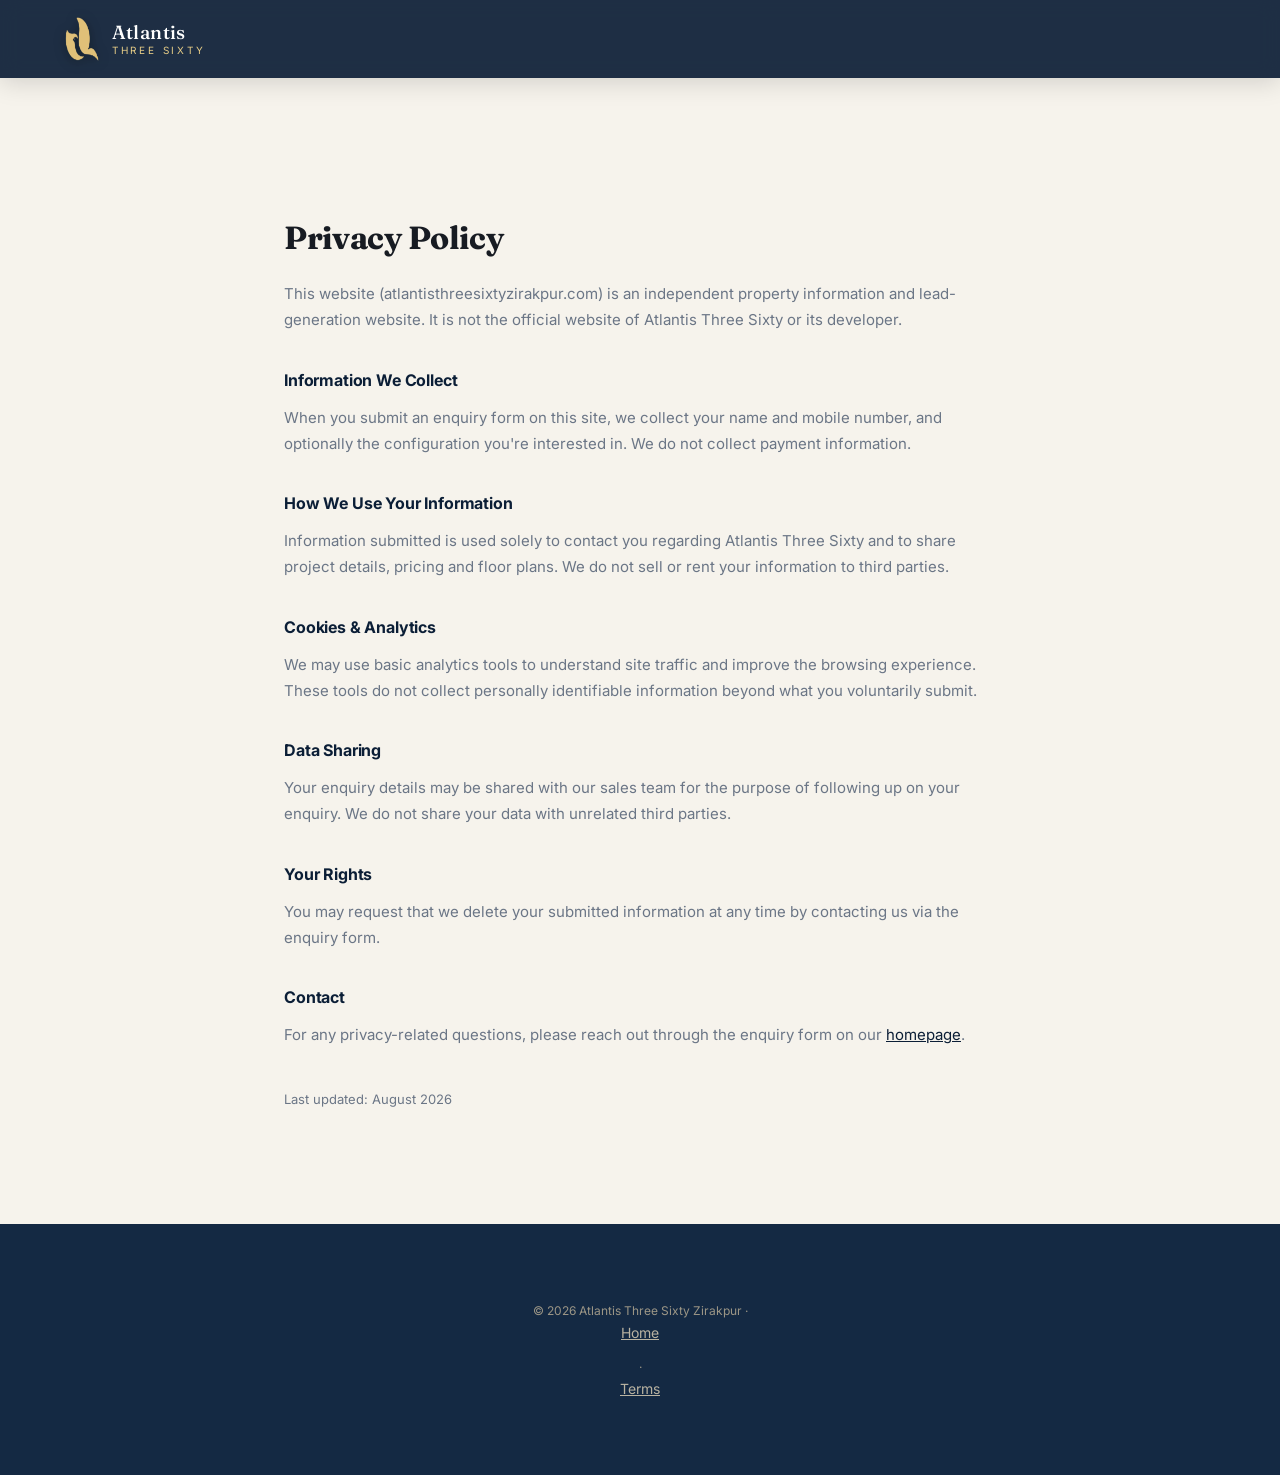
<file: privacy-policy.html>
<!DOCTYPE html>
<html lang="en">
<head>
<meta charset="UTF-8">
<meta name="viewport" content="width=device-width, initial-scale=1">
<title>Privacy Policy | Atlantis Three Sixty Zirakpur</title>
<meta name="robots" content="noindex, follow">
<link rel="icon" type="image/png" href="assets/img/favicon.png">
<link href="https://fonts.googleapis.com/css2?family=Fraunces:opsz,wght@9..144,400;9..144,600&family=Inter:wght@400;500;600&display=swap" rel="stylesheet">
<link rel="stylesheet" href="styles.css">
<style>
  .legal-wrap{max-width:760px; margin:0 auto; padding:140px 24px 100px;}
  .legal-wrap h1{font-size:32px; margin-bottom:24px;}
  .legal-wrap h2{font-family:'Inter',sans-serif; font-size:16px; margin:36px 0 12px; color:var(--navy);}
  .legal-wrap p, .legal-wrap li{color:var(--slate); line-height:1.75; font-size:15px;}
  .legal-wrap a{color:var(--navy); text-decoration:underline;}
</style>
</head>
<body>
<header class="site-header scrolled" style="position:relative; padding:16px 0;">
  <div class="header-inner">
    <a href="index.html" class="brand">
      <img src="assets/img/logo-icon-gold.png" alt="Atlantis Three Sixty" class="brand-mark-img" width="31" height="40">
      <span class="brand-text"><span class="brand-name">Atlantis</span><span class="brand-sub">THREE&nbsp;SIXTY</span></span>
    </a>
  </div>
</header>
<main class="legal-wrap">
  <h1>Privacy Policy</h1>
  <p>This website (atlantisthreesixtyzirakpur.com) is an independent property information and lead-generation website. It is not the official website of Atlantis Three Sixty or its developer.</p>

  <h2>Information We Collect</h2>
  <p>When you submit an enquiry form on this site, we collect your name and mobile number, and optionally the configuration you're interested in. We do not collect payment information.</p>

  <h2>How We Use Your Information</h2>
  <p>Information submitted is used solely to contact you regarding Atlantis Three Sixty and to share project details, pricing and floor plans. We do not sell or rent your information to third parties.</p>

  <h2>Cookies &amp; Analytics</h2>
  <p>We may use basic analytics tools to understand site traffic and improve the browsing experience. These tools do not collect personally identifiable information beyond what you voluntarily submit.</p>

  <h2>Data Sharing</h2>
  <p>Your enquiry details may be shared with our sales team for the purpose of following up on your enquiry. We do not share your data with unrelated third parties.</p>

  <h2>Your Rights</h2>
  <p>You may request that we delete your submitted information at any time by contacting us via the enquiry form.</p>

  <h2>Contact</h2>
  <p>For any privacy-related questions, please reach out through the enquiry form on our <a href="index.html">homepage</a>.</p>

  <p style="margin-top:40px; font-size:13px;">Last updated: August 2026</p>
</main>
<footer class="site-footer" style="padding:32px 0;">
  <div class="footer-legal container" style="border:none;">
    <p class="footer-bottom">&copy; <span id="year"></span> Atlantis Three Sixty Zirakpur &middot; <a href="index.html">Home</a> &middot; <a href="terms.html">Terms</a></p>
  </div>
</footer>
<script>document.getElementById('year').textContent = new Date().getFullYear();</script>
</body>
</html>
</file>
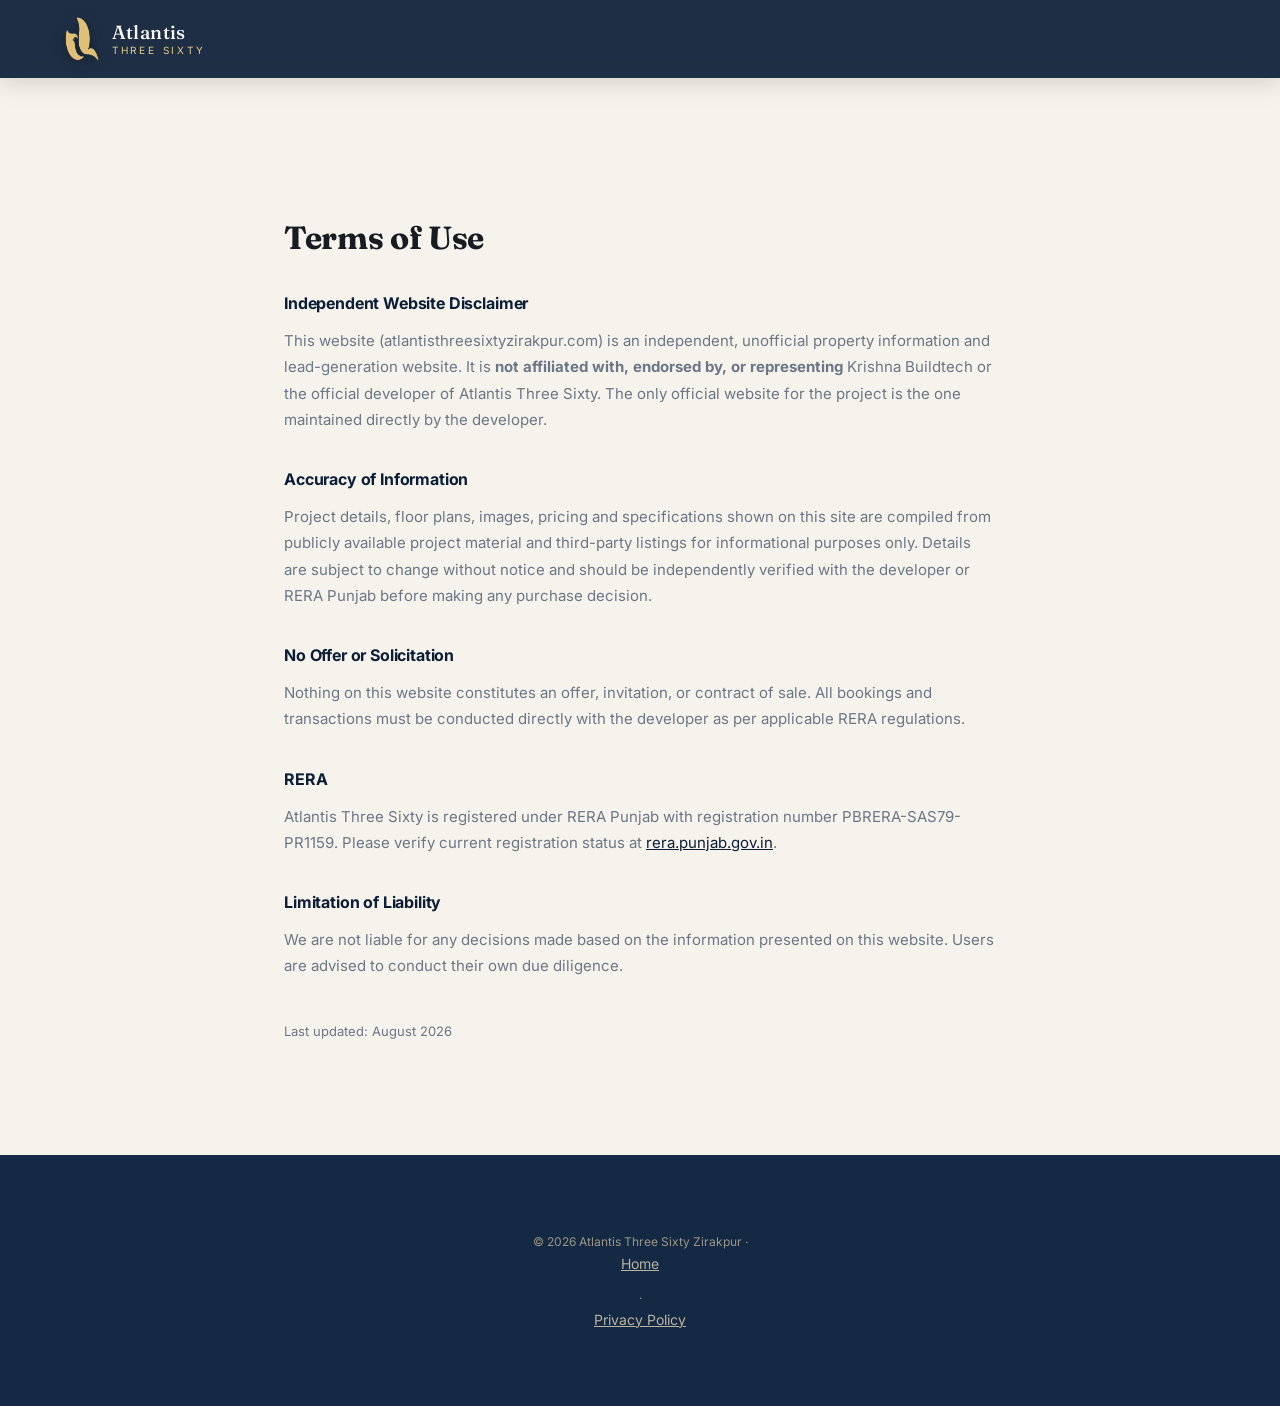
<file: terms.html>
<!DOCTYPE html>
<html lang="en">
<head>
<meta charset="UTF-8">
<meta name="viewport" content="width=device-width, initial-scale=1">
<title>Terms of Use | Atlantis Three Sixty Zirakpur</title>
<meta name="robots" content="noindex, follow">
<link rel="icon" type="image/png" href="assets/img/favicon.png">
<link href="https://fonts.googleapis.com/css2?family=Fraunces:opsz,wght@9..144,400;9..144,600&family=Inter:wght@400;500;600&display=swap" rel="stylesheet">
<link rel="stylesheet" href="styles.css">
<style>
  .legal-wrap{max-width:760px; margin:0 auto; padding:140px 24px 100px;}
  .legal-wrap h1{font-size:32px; margin-bottom:24px;}
  .legal-wrap h2{font-family:'Inter',sans-serif; font-size:16px; margin:36px 0 12px; color:var(--navy);}
  .legal-wrap p, .legal-wrap li{color:var(--slate); line-height:1.75; font-size:15px;}
  .legal-wrap a{color:var(--navy); text-decoration:underline;}
</style>
</head>
<body>
<header class="site-header scrolled" style="position:relative; padding:16px 0;">
  <div class="header-inner">
    <a href="index.html" class="brand">
      <img src="assets/img/logo-icon-gold.png" alt="Atlantis Three Sixty" class="brand-mark-img" width="31" height="40">
      <span class="brand-text"><span class="brand-name">Atlantis</span><span class="brand-sub">THREE&nbsp;SIXTY</span></span>
    </a>
  </div>
</header>
<main class="legal-wrap">
  <h1>Terms of Use</h1>

  <h2>Independent Website Disclaimer</h2>
  <p>This website (atlantisthreesixtyzirakpur.com) is an independent, unofficial property information and lead-generation website. It is <strong>not affiliated with, endorsed by, or representing</strong> Krishna Buildtech or the official developer of Atlantis Three Sixty. The only official website for the project is the one maintained directly by the developer.</p>

  <h2>Accuracy of Information</h2>
  <p>Project details, floor plans, images, pricing and specifications shown on this site are compiled from publicly available project material and third-party listings for informational purposes only. Details are subject to change without notice and should be independently verified with the developer or RERA Punjab before making any purchase decision.</p>

  <h2>No Offer or Solicitation</h2>
  <p>Nothing on this website constitutes an offer, invitation, or contract of sale. All bookings and transactions must be conducted directly with the developer as per applicable RERA regulations.</p>

  <h2>RERA</h2>
  <p>Atlantis Three Sixty is registered under RERA Punjab with registration number PBRERA-SAS79-PR1159. Please verify current registration status at <a href="https://rera.punjab.gov.in/" target="_blank" rel="noopener">rera.punjab.gov.in</a>.</p>

  <h2>Limitation of Liability</h2>
  <p>We are not liable for any decisions made based on the information presented on this website. Users are advised to conduct their own due diligence.</p>

  <p style="margin-top:40px; font-size:13px;">Last updated: August 2026</p>
</main>
<footer class="site-footer" style="padding:32px 0;">
  <div class="footer-legal container" style="border:none;">
    <p class="footer-bottom">&copy; <span id="year"></span> Atlantis Three Sixty Zirakpur &middot; <a href="index.html">Home</a> &middot; <a href="privacy-policy.html">Privacy Policy</a></p>
  </div>
</footer>
<script>document.getElementById('year').textContent = new Date().getFullYear();</script>
</body>
</html>
</file>
<file: styles.css>
/* ============================================================
   Atlantis Three Sixty — Design tokens
   Navy #0B1E36 / Midnight #142943 / Gold #C9A44C / Gold-light #E8CD87
   Ivory #F6F3EC / Ink #171B22 / Slate #6B7686
   Display: Fraunces · Body: Inter · Data/mono: Space Mono
   ============================================================ */
:root{
  --navy:#0B1E36;
  --navy-2:#142943;
  --navy-3:#1B3358;
  --gold:#C9A44C;
  --gold-light:#E8CD87;
  --ivory:#F6F3EC;
  --ivory-alt:#EFEAE0;
  --ink:#171B22;
  --slate:#6B7686;
  --line:rgba(23,27,34,0.1);
  --line-light:rgba(246,243,236,0.16);
  --radius:2px;
  --shadow-lg:0 24px 60px -20px rgba(11,30,54,0.35);
}
*{box-sizing:border-box;}
html{scroll-behavior:smooth;}
@media (prefers-reduced-motion: reduce){ html{scroll-behavior:auto;} *{animation-duration:0.01ms !important; transition-duration:0.01ms !important;} }
body{
  margin:0;
  font-family:'Inter',sans-serif;
  color:var(--ink);
  background:var(--ivory);
  -webkit-font-smoothing:antialiased;
}
h1,h2,h3{font-family:'Fraunces',serif; margin:0; letter-spacing:-0.01em;}
a{color:inherit;}
img{max-width:100%; display:block;}
button{font-family:inherit; cursor:pointer;}
:focus-visible{outline:2px solid var(--gold); outline-offset:2px;}

.container{max-width:1200px; margin:0 auto; padding:0 24px;}
.container-narrow{max-width:820px;}
.hide-mobile{display:inline;}
@media (max-width:640px){ .hide-mobile{display:none;} }

/* ---------- Buttons ---------- */
.btn{
  display:inline-flex; align-items:center; justify-content:center;
  padding:14px 28px; font-size:14px; font-weight:600; letter-spacing:0.03em; text-transform:uppercase;
  border-radius:var(--radius); border:1px solid transparent; transition:all .25s ease; white-space:nowrap;
}
.btn-lg{padding:16px 34px; font-size:15px;}
.w-full{width:100%;}
.btn-gold{background:var(--gold); color:var(--navy); position:relative; overflow:hidden; isolation:isolate;}
.btn-gold::before{content:'';position:absolute; inset:0; background:linear-gradient(115deg, transparent 20%, rgba(255,255,255,0.55) 40%, transparent 60%); transform:translateX(-120%); transition:transform .7s ease; z-index:-1;}
.btn-gold:hover::before{transform:translateX(120%);}
.btn-gold:hover{background:var(--gold-light);}
.btn-navy{background:var(--navy); color:var(--ivory);}
.btn-navy:hover{background:var(--navy-2);}
.btn-ghost{border-color:rgba(255,255,255,0.55); color:#fff;}
.btn-ghost:hover{background:rgba(255,255,255,0.12);}
.btn-outline-gold{border-color:var(--gold); color:var(--gold); background:transparent;}
.btn-outline-gold:hover{background:var(--gold); color:var(--navy);}
.section-navy .btn-outline-gold{color:var(--gold-light); border-color:var(--gold-light);}

/* ---------- Header ---------- */
.site-header{position:fixed; top:0; left:0; right:0; z-index:120; background:rgba(11,30,54,0.0); transition:background .3s ease, box-shadow .3s ease, backdrop-filter .3s ease; padding:18px 0;}
.site-header.scrolled{background:rgba(11,30,54,0.92); backdrop-filter:blur(10px); box-shadow:0 4px 24px rgba(0,0,0,0.15); padding:10px 0;}
.header-inner{max-width:1200px; margin:0 auto; padding:0 24px; display:flex; align-items:center; justify-content:space-between;}
.brand{display:flex; align-items:center; gap:12px; text-decoration:none; color:#fff;}
.brand-mark-img{display:block; height:46px; width:auto; object-fit:contain; filter:drop-shadow(0 2px 6px rgba(0,0,0,0.35));}
.brand-text{display:flex; flex-direction:column; line-height:1;}
.brand-name{font-family:'Fraunces',serif; font-size:19px; font-weight:500; letter-spacing:0.02em;}
.brand-sub{font-family:'Inter',sans-serif; font-size:10px; letter-spacing:0.28em; color:var(--gold-light); margin-top:3px;}
.nav-desktop{display:none; gap:30px; font-size:13px; font-weight:500; letter-spacing:0.02em;}
.nav-desktop a{color:#EDE9DF; text-decoration:none; position:relative; padding:4px 0;}
.nav-desktop a::after{content:'';position:absolute;left:0;bottom:0;width:0;height:1px;background:var(--gold);transition:width .25s ease;}
.nav-desktop a:hover::after{width:100%;}
.header-cta{display:flex; align-items:center; gap:14px;}
.header-cta .btn-gold{padding:10px 20px; font-size:12px;}
@media (min-width:960px){ .nav-desktop{display:flex;} }
@media (max-width:400px){
  .brand-name{font-size:16px;}
  .brand-sub{font-size:9px; letter-spacing:0.22em;}
  .header-cta .btn-gold{padding:9px 14px; font-size:11px;}
  .header-cta{gap:8px;}
}

.hamburger{width:34px; height:34px; position:relative; background:none; border:none; display:flex; flex-direction:column; align-items:center; justify-content:center; gap:6px;}
.hamburger span{display:block; width:22px; height:2px; background:#fff; transition:all .3s ease;}
.hamburger[aria-expanded="true"] span:nth-child(1){transform:translateY(8px) rotate(45deg);}
.hamburger[aria-expanded="true"] span:nth-child(2){opacity:0;}
.hamburger[aria-expanded="true"] span:nth-child(3){transform:translateY(-8px) rotate(-45deg);}
@media (min-width:960px){ .hamburger{display:none;} }

.mobile-nav{position:fixed; inset:0; z-index:150; background:var(--navy); transform:translateY(-100%); transition:transform .35s ease; display:flex; flex-direction:column; justify-content:center; padding:32px 28px; gap:36px;}
.mobile-nav.open{transform:translateY(0);}
.mobile-nav nav{display:flex; flex-direction:column; gap:22px;}
.mobile-nav nav a{color:#fff; text-decoration:none; font-family:'Fraunces',serif; font-size:26px; font-weight:400;}
@media (min-width:960px){ .mobile-nav{display:none;} }

/* ---------- Hero ---------- */
.hero{position:relative; min-height:100svh; display:flex; flex-direction:column; justify-content:center; overflow:hidden; background:var(--navy);}
.hero-media{position:absolute; inset:0; overflow:hidden;}
.hero-bg-img{width:100%; height:100%; object-fit:cover; object-position:center 20%; transform:scale(1.06); animation:heroKenBurns 24s ease-in-out infinite alternate;}
@keyframes heroKenBurns{ from{ transform:scale(1.06);} to{ transform:scale(1.14) translateY(-1%);} }
@media (prefers-reduced-motion: reduce){ .hero-bg-img{animation:none; transform:scale(1.0);} }
.hero-scrim{position:absolute; inset:0; background:linear-gradient(180deg, rgba(6,17,32,0.65) 0%, rgba(8,22,40,0.3) 38%, rgba(6,15,28,0.55) 70%, rgba(6,15,28,0.92) 100%);}
.hero-grain{position:absolute; inset:0; opacity:0.05; pointer-events:none; mix-blend-mode:overlay; background-image:url("data:image/svg+xml,%3Csvg xmlns='http://www.w3.org/2000/svg' width='120' height='120'%3E%3Cfilter id='n'%3E%3CfeTurbulence type='fractalNoise' baseFrequency='0.9' numOctaves='2' stitchTiles='stitch'/%3E%3C/filter%3E%3Crect width='100%25' height='100%25' filter='url(%23n)'/%3E%3C/svg%3E");}
.hero-panel{position:relative; z-index:2; width:100%;}
.hero-content{width:100%; max-width:1200px; margin:0 auto; padding:150px 24px 40px; color:#fff;}
.eyebrow{font-size:12px; letter-spacing:0.24em; text-transform:uppercase; color:var(--gold-light); margin:0 0 20px; font-weight:600; display:flex; align-items:center; gap:12px;}
.eyebrow::before{content:''; width:26px; height:1.5px; background:var(--gold-light); display:inline-block;}
.hero h1{font-size:clamp(44px,8.5vw,96px); font-weight:400; line-height:0.96; margin:0 0 22px; color:#fff;}
.hero h1 span{display:block; color:var(--gold-light); font-style:italic; font-weight:300;}
.hero-subhead{font-family:'Inter',sans-serif; font-size:16px; font-weight:600; letter-spacing:0.01em; color:var(--gold-light); margin:0 0 18px;}
.hero-tagline{max-width:580px; font-size:18px; line-height:1.65; color:#E7E2D6; margin:0 0 38px;}
.hero-ctas{display:flex; flex-wrap:wrap; gap:16px;}
.hero-stat-strip{position:relative; z-index:2; max-width:1080px; margin:0 auto 40px; background:rgba(11,30,54,0.72); backdrop-filter:blur(14px); border:1px solid rgba(232,205,135,0.22); border-radius:2px; display:flex; flex-wrap:wrap; align-items:center; gap:0; padding:0 8px; width:calc(100% - 48px);}
.hero-stat-strip > div{flex:1 1 auto; display:flex; flex-direction:column; padding:22px 24px; border-right:1px solid rgba(232,205,135,0.16); min-width:100px;}
.hero-stat-strip .num{font-family:'Space Mono',monospace; font-size:24px; font-weight:700; color:var(--gold-light);}
.hero-stat-strip .lbl{font-size:10.5px; letter-spacing:0.12em; text-transform:uppercase; color:#C9C3B2; margin-top:4px;}
.hero-stat-rera{flex:1 1 auto; padding:22px 24px; font-family:'Space Mono',monospace; font-size:11px; color:#B9B3A2; letter-spacing:0.02em;}

/* Desktop: true split panel — image left, solid navy content panel right.
   This avoids depending on object-fit crop behaviour, which is what made
   the wide-screen hero look unbalanced (the render has empty navy space
   on its right third that dominated on wide viewports). */
@media (min-width:960px){
  .hero-media{width:56%; right:auto;}
  .hero-scrim{background:linear-gradient(90deg, rgba(6,15,28,0.05) 0%, rgba(6,15,28,0.15) 62%, var(--navy) 88%), linear-gradient(180deg, rgba(6,17,32,0.35) 0%, rgba(6,15,28,0.15) 40%, rgba(6,15,28,0.5) 100%);}
  .hero-panel{margin-left:52%; min-height:100svh; display:flex; align-items:center; background:linear-gradient(120deg, rgba(11,30,54,0.0) 0%, var(--navy) 14%);}
  .hero-content{padding:40px 60px 100px 70px; margin:0;}
  .hero-bg-img{object-position:center 18%;}
  .hero-stat-strip{margin:0; position:absolute; left:52%; right:24px; bottom:36px; width:auto;}
}
@media (min-width:1180px){
  .hero-content{padding-left:90px;}
}
@media (max-width:820px){
  .hero-stat-strip{margin:32px 20px 24px;}
}
@media (max-width:640px){
  .hero-content{padding-top:120px;}
  .hero-stat-strip{margin:24px 20px 20px; flex-direction:column; align-items:stretch;}
  .hero-stat-strip > div{border-right:none; border-bottom:1px solid rgba(232,205,135,0.16); flex-direction:row; justify-content:space-between; align-items:baseline; padding:14px 20px;}
  .hero-stat-rera{padding:14px 20px; text-align:center;}
}

/* ---------- Scroll reveal ---------- */
.reveal{opacity:0; transform:translateY(22px); transition:opacity .7s ease, transform .7s ease;}
.reveal.in-view{opacity:1; transform:translateY(0);}
@media (prefers-reduced-motion: reduce){ .reveal{opacity:1; transform:none; transition:none;} }

/* ---------- Sections ---------- */
.section{padding:88px 0;}
@media (max-width:640px){ .section{padding:56px 0;} }
.section-ivory{background:var(--ivory);}
.section-ivory-alt{background:var(--ivory-alt);}
.section-navy{background:var(--navy); color:#EDE9DF; position:relative;}
.section-navy::before{content:''; position:absolute; inset:0; opacity:0.035; pointer-events:none; mix-blend-mode:overlay; background-image:url("data:image/svg+xml,%3Csvg xmlns='http://www.w3.org/2000/svg' width='120' height='120'%3E%3Cfilter id='n'%3E%3CfeTurbulence type='fractalNoise' baseFrequency='0.9' numOctaves='2' stitchTiles='stitch'/%3E%3C/filter%3E%3Crect width='100%25' height='100%25' filter='url(%23n)'/%3E%3C/svg%3E");}
.section-navy > .container{position:relative; z-index:1;}
.section-form{background:var(--ivory-alt);}
.section-eyebrow{font-size:12px; letter-spacing:0.22em; text-transform:uppercase; color:var(--gold); font-weight:700; margin:0 0 14px; position:relative; padding-left:34px;}
.section-eyebrow::before{content:''; position:absolute; left:0; top:50%; width:22px; height:1.5px; background:var(--gold); transform:translateY(-50%);}
.section-eyebrow-light{color:var(--gold-light);}
.section-eyebrow-light::before{background:var(--gold-light);}
.section-title{font-size:clamp(28px,4vw,42px); font-weight:400; line-height:1.12; margin:0 0 20px; max-width:780px;}
.section-title-light{color:#fff;}
.section-lede{font-size:16px; line-height:1.7; color:var(--slate); max-width:640px; margin:0 0 44px;}
.section-lede-light{color:#C9C3B2;}
.section-kicker{font-family:'Inter',sans-serif; font-size:14px; font-weight:600; color:var(--navy); max-width:640px; margin:-8px 0 18px;}
.section-kicker-light{color:var(--gold-light);}
.section-actions{display:flex; align-items:center; flex-wrap:wrap; gap:20px;}
.link-more{font-size:13px; font-weight:600; letter-spacing:0.02em; color:var(--navy); text-decoration:underline; text-underline-offset:3px;}
.link-more-light{display:inline-block; margin-top:28px; color:var(--gold-light);}

/* ---------- Ring diagram ---------- */
.ring-wrap{display:grid; gap:56px; align-items:center;}
@media (min-width:900px){ .ring-wrap{grid-template-columns:420px 1fr;} }
.ring-diagram{position:relative; width:100%; max-width:380px; margin:0 auto;}
.ring-svg{width:100%; height:auto;}
.ring-track{fill:none; stroke:var(--line); stroke-width:1;}
.ring-progress{fill:none; stroke:var(--gold); stroke-width:2; stroke-dasharray:942; stroke-dashoffset:942; transform-origin:180px 180px; transform:rotate(-90deg); transition:stroke-dashoffset 1.6s ease;}
.ring-progress.animate{stroke-dashoffset:0;}
.ring-center-num{font-family:'Space Mono',monospace; font-size:34px; fill:var(--navy); font-weight:700;}
.ring-center-lbl{font-family:'Inter',sans-serif; font-size:12px; fill:var(--slate); letter-spacing:0.08em; text-transform:uppercase;}
.ring-point{position:absolute; display:flex; flex-direction:column; align-items:center; font-size:11px;}
.rp-deg{font-family:'Space Mono',monospace; color:var(--gold); font-weight:700; font-size:11px;}
.rp-label{color:var(--slate); letter-spacing:0.06em; text-transform:uppercase; font-size:10px; margin-top:2px;}
.rp-1{top:-6px; left:50%; transform:translateX(-50%);}
.rp-2{top:50%; right:-14px; transform:translateY(-50%);}
.rp-3{bottom:-6px; left:50%; transform:translateX(-50%);}
.rp-4{top:50%; left:-14px; transform:translateY(-50%);}
.ring-copy{display:flex; flex-direction:column; gap:28px;}
.ring-feature h3{font-size:19px; font-weight:500; margin-bottom:8px; color:var(--navy);}
.ring-feature p{margin:0; color:var(--slate); line-height:1.65; font-size:15px;}

/* ---------- Why grid ---------- */
.why-grid{display:grid; grid-template-columns:repeat(2,1fr); gap:1px; background:var(--line-light); border:1px solid var(--line-light);}
@media (min-width:800px){ .why-grid{grid-template-columns:repeat(4,1fr);} }
.why-card{background:var(--navy-3); padding:36px 26px; transition:transform .35s ease, background .35s ease;}
.why-card:hover{transform:translateY(-6px); background:#213a5f;}
.why-num{display:block; font-family:'Space Mono',monospace; font-size:28px; color:var(--gold); font-weight:700; margin-bottom:14px;}
.why-card h3{font-size:18px; font-weight:500; color:#fff; margin-bottom:10px;}
.why-card p{font-size:14px; line-height:1.6; color:#B9B3A2; margin:0;}

/* ---------- Tower tabs ---------- */
.tower-tabs{display:flex; flex-wrap:nowrap; gap:0; margin-bottom:40px; border-bottom:1px solid var(--line); overflow-x:auto; -webkit-overflow-scrolling:touch; scrollbar-width:none;}
.tower-tabs::-webkit-scrollbar{display:none;}
.tower-tab{background:none; border:none; padding:12px 4px; margin-right:26px; font-size:14px; font-weight:600; letter-spacing:0.03em; color:var(--slate); border-bottom:2px solid transparent; transition:all .2s ease; flex-shrink:0; white-space:nowrap;}
.tower-tab.active,.tower-tab:hover{color:var(--navy); border-bottom-color:var(--gold);}
.tower-panel{display:none;}
.tower-panel.active{display:block; animation:fadein .4s ease;}
@keyframes fadein{from{opacity:0; transform:translateY(8px);} to{opacity:1; transform:translateY(0);}}
.tower-panel-grid{display:grid; gap:36px;}
@media (min-width:860px){ .tower-panel-grid{grid-template-columns:1fr 1fr; align-items:start;} }
.tower-plan-img{position:relative; border:1px solid var(--line); background:#fff; padding:0; overflow:hidden; border-radius:var(--radius); box-shadow:var(--shadow-lg); transition:transform .35s ease, box-shadow .35s ease;}
.tower-plan-img:hover{transform:translateY(-4px); box-shadow:0 30px 70px -20px rgba(11,30,54,0.45);}
.tower-plan-img img{width:100%; height:auto;}
.plan-zoom{position:absolute; bottom:14px; right:14px; background:rgba(11,30,54,0.85); color:#fff; font-size:11px; letter-spacing:0.06em; padding:6px 12px; border-radius:20px;}
.tower-plan-facts h3{font-size:24px; font-weight:500; color:var(--navy); margin-bottom:22px;}
.fact-list{list-style:none; margin:0 0 30px; padding:0; border-top:1px solid var(--line);}
.fact-list li{display:flex; justify-content:space-between; padding:13px 0; border-bottom:1px solid var(--line); font-size:14px;}
.fact-list li span{color:var(--slate);}
.fact-list li strong{color:var(--ink); font-weight:600; text-align:right;}

/* ---------- Pricing ---------- */
.price-table{border:1px solid var(--line-light); border-radius:var(--radius); overflow:hidden;}
.price-row{display:grid; grid-template-columns:1fr 1fr 0.6fr auto; gap:12px; align-items:center; padding:18px 22px; border-bottom:1px solid var(--line-light); font-size:14px;}
.price-row:last-child{border-bottom:none;}
.price-row-head{background:rgba(255,255,255,0.04); font-size:11px; letter-spacing:0.1em; text-transform:uppercase; color:var(--gold-light);}
.price-row:not(.price-row-head) span:first-child{font-weight:600; color:#fff; font-family:'Fraunces',serif; font-size:17px;}
.price-row span:nth-child(2),.price-row span:nth-child(3){color:#C9C3B2;}
.price-row .btn{padding:9px 18px; font-size:11px; justify-self:end;}
.price-note{font-size:12px; color:#9C9686; margin-top:18px;}
@media (max-width:700px){
  .price-row{grid-template-columns:1fr auto; row-gap:6px;}
  .price-row span:nth-child(3){display:none;}
  .price-row-head{display:none;}
}

/* ---------- Amenities ---------- */
.amenity-grid{display:grid; grid-template-columns:repeat(2,1fr); gap:1px; background:var(--line);}
@media (min-width:640px){ .amenity-grid{grid-template-columns:repeat(3,1fr);} }
@media (min-width:960px){ .amenity-grid{grid-template-columns:repeat(4,1fr);} }
.amenity-card{background:var(--ivory); padding:32px 20px; display:flex; flex-direction:column; align-items:flex-start; gap:16px; transition:background .25s ease, transform .25s ease, box-shadow .25s ease;}
.amenity-card:hover{background:#fff; transform:translateY(-4px); box-shadow:0 16px 32px -12px rgba(11,30,54,0.18); position:relative; z-index:1;}
.amenity-card svg{width:30px; height:30px; color:var(--gold);}
.amenity-card span{font-size:14px; font-weight:600; color:var(--navy); line-height:1.4;}

/* ---------- Video ---------- */
.video-frame{border:1px solid var(--line-light); background:#000; box-shadow:var(--shadow-lg); max-width:920px; margin:0 auto;}
.video-frame video{width:100%; display:block;}

.split-video-grid{display:grid; gap:44px; align-items:center;}
@media (min-width:860px){ .split-video-grid{grid-template-columns:1fr 340px;} .split-video-grid.reverse{grid-template-columns:340px 1fr;} .split-video-grid.reverse .split-video-frame{order:1;} .split-video-grid.reverse .split-video-copy{order:2;} }
.split-video-frame{border:1px solid var(--line-light); background:#000; box-shadow:var(--shadow-lg); overflow:hidden; margin:0 auto; width:100%; max-width:340px;}
.split-video-frame.portrait video{width:100%; display:block; aspect-ratio:9/16; object-fit:cover;}
.split-video-copy .btn{margin-top:8px;}
.section-navy .split-video-copy p.section-lede{color:#C9C3B2;}

/* ---------- Master plan ---------- */
.masterplan-frame{border:1px solid var(--line-light); background:#fff; padding:10px; max-width:640px; margin:0 auto; box-shadow:var(--shadow-lg);}

/* ---------- Gallery ---------- */
.gallery-grid{display:grid; grid-template-columns:repeat(2,1fr); grid-auto-rows:200px; gap:10px;}
@media (min-width:760px){ .gallery-grid{grid-template-columns:repeat(4,1fr); grid-auto-rows:240px;} .gallery-tall{grid-row:span 2; grid-column:span 2;} }
.gallery-item{position:relative; overflow:hidden; border:none; padding:0; background:var(--navy);}
.gallery-item img{width:100%; height:100%; object-fit:cover; transition:transform .5s ease;}
.gallery-item:hover img{transform:scale(1.06);}

/* ---------- Location ---------- */
.location-grid{display:grid; gap:36px;}
@media (min-width:900px){ .location-grid{grid-template-columns:1fr 1.1fr;} }
.location-map-wrap{border:1px solid var(--line); box-shadow:var(--shadow-lg);}
.dist-list{list-style:none; margin:0 0 26px; padding:0;}
.dist-list li{display:flex; justify-content:space-between; padding:14px 0; border-bottom:1px solid var(--line); font-size:15px;}
.dist-list li span{color:var(--slate);}
.dist-list li strong{color:var(--navy); font-family:'Space Mono',monospace; font-weight:700;}

/* ---------- FAQ ---------- */
.faq-list{display:flex; flex-direction:column; gap:2px;}
.faq-item{background:rgba(255,255,255,0.03); border:1px solid var(--line-light); padding:18px 22px;}
.faq-item summary{cursor:pointer; font-weight:600; font-size:15.5px; list-style:none; display:flex; justify-content:space-between; align-items:center; color:#fff;}
.faq-item summary::-webkit-details-marker{display:none;}
.faq-item summary::after{content:'+'; font-size:22px; color:var(--gold); font-weight:300; margin-left:16px;}
.faq-item[open] summary::after{content:'\2212';}
.faq-item p{margin:14px 0 2px; color:#C9C3B2; font-size:14.5px; line-height:1.65;}

/* ---------- Forms ---------- */
.enquiry-form{display:flex; flex-direction:column; gap:18px; margin-top:8px;}
.form-row{display:flex; flex-direction:column; gap:6px;}
.form-row label{font-size:12px; font-weight:600; letter-spacing:0.03em; text-transform:uppercase; color:var(--slate);}
.form-row input,.form-row select{
  padding:14px 16px; border:1px solid var(--line); border-radius:var(--radius); background:#fff;
  font-size:16px; font-family:'Inter',sans-serif; color:var(--ink); width:100%;
}
.form-row input:focus,.form-row select:focus{border-color:var(--gold);}
.form-trust{font-size:12px; color:var(--slate); text-align:center; margin:0;}
.form-status{min-height:20px; text-align:center; font-size:14px; font-weight:600;}
.form-status.success{color:#1E7A46;}
.form-status.error{color:#B4423C;}
.section-form .enquiry-form{background:#fff; padding:32px; border:1px solid var(--line); box-shadow:var(--shadow-lg);}

/* success state */
.form-success{display:flex; flex-direction:column; align-items:center; text-align:center; gap:14px; padding:20px 0;}
.form-success .check{width:56px; height:56px; border-radius:50%; background:var(--gold); display:flex; align-items:center; justify-content:center;}
.form-success .check svg{width:26px; height:26px; color:var(--navy);}
.form-success h4{font-family:'Fraunces',serif; font-size:22px; margin:0; color:var(--navy);}
.form-success p{margin:0; color:var(--slate); font-size:14px;}

/* ---------- Sticky mobile bar ---------- */
.sticky-bar{position:fixed; left:0; right:0; bottom:0; z-index:110; background:var(--navy); padding:12px 16px calc(12px + env(safe-area-inset-bottom)); box-shadow:0 -6px 24px rgba(0,0,0,0.2); transform:translateY(100%); transition:transform .3s ease;}
.sticky-bar.visible{transform:translateY(0);}
@media (min-width:960px){ .sticky-bar{display:none;} }

/* ---------- Quick contact (Call / WhatsApp) ---------- */
.quick-contact{position:fixed; left:16px; bottom:calc(92px + env(safe-area-inset-bottom)); z-index:130; display:flex; flex-direction:column; gap:10px;}
@media (min-width:960px){ .quick-contact{left:28px; bottom:28px;} }
.qc-btn{display:flex; align-items:center; gap:9px; border:none; border-radius:999px; padding:13px 20px 13px 16px; font-family:'Inter',sans-serif; font-size:14px; font-weight:600; letter-spacing:0.01em; color:#fff; cursor:pointer; box-shadow:0 8px 20px rgba(11,30,54,0.35); transition:transform .2s ease, box-shadow .2s ease;}
.qc-btn:hover{transform:translateY(-2px); box-shadow:0 12px 26px rgba(11,30,54,0.4);}
.qc-btn svg{width:19px; height:19px; flex-shrink:0;}
.qc-call{background:var(--navy);}
.qc-call:hover{background:var(--navy-2);}
.qc-whatsapp{background:#25D366;}
.qc-whatsapp:hover{background:#20bd5a;}
@media (prefers-reduced-motion: reduce){ .qc-btn{transition:none;} }

/* ---------- Modal ---------- */
.modal{position:fixed; inset:0; z-index:200; display:none; align-items:center; justify-content:center; padding:20px;}
.modal.open{display:flex;}
.modal-backdrop{position:absolute; inset:0; background:rgba(11,30,54,0.72); backdrop-filter:blur(3px);}
.modal-card{position:relative; background:var(--ivory); max-width:440px; width:100%; padding:40px 30px 36px; border-radius:var(--radius); box-shadow:0 40px 80px rgba(0,0,0,0.4); max-height:90vh; overflow-y:auto; animation:modalIn .3s ease;}
.modal-card::before{content:''; position:absolute; top:0; left:0; right:0; height:3px; background:linear-gradient(90deg, var(--gold) 0%, var(--gold-light) 50%, var(--gold) 100%);}
@keyframes modalIn{from{opacity:0; transform:scale(0.96) translateY(10px);} to{opacity:1; transform:scale(1) translateY(0);}}
.modal-close{position:absolute; top:14px; right:16px; background:none; border:none; font-size:26px; line-height:1; color:var(--slate);}
.modal-sub{color:var(--slate); font-size:14px; margin:0 0 22px;}

/* ---------- Lightbox ---------- */
.lightbox{position:fixed; inset:0; z-index:300; background:rgba(11,30,54,0.95); display:none; align-items:center; justify-content:center; padding:30px;}
.lightbox.open{display:flex;}
.lightbox img{max-width:100%; max-height:90vh; object-fit:contain; box-shadow:0 20px 60px rgba(0,0,0,0.5);}
.lightbox-close{position:absolute; top:20px; right:24px; background:none; border:none; color:#fff; font-size:34px; line-height:1;}

/* ---------- Footer ---------- */
.site-footer{background:var(--navy-2); color:#B9B3A2; padding:64px 0 0;}
.footer-grid{display:grid; gap:36px; padding-bottom:48px; border-bottom:1px solid var(--line-light);}
@media (min-width:800px){ .footer-grid{grid-template-columns:1.4fr 1fr 1fr 1fr;} }
.footer-brand{color:#fff; margin-bottom:16px;}
.footer-brand .brand-mark-img{height:40px;}
.footer-desc{font-size:13.5px; line-height:1.6; max-width:280px;}
.site-footer h4{color:#fff; font-size:13px; letter-spacing:0.08em; text-transform:uppercase; margin-bottom:16px;}
.site-footer a{display:block; text-decoration:none; color:#B9B3A2; font-size:14px; margin-bottom:10px;}
.site-footer a:hover{color:var(--gold-light);}
.site-footer p{font-size:14px; line-height:1.7; margin:0 0 8px;}
.footer-legal{padding:28px 24px 32px; text-align:center;}
.footer-legal p{font-size:11.5px; line-height:1.75; color:#8C8677; max-width:760px; margin:0 auto;}
.footer-legal a{color:#B9B3A2; text-decoration:underline;}
.footer-legal p.footer-bottom{margin-top:16px; font-size:12px; color:#9C9686;}

/* ---------- Interior content pages (location / faq / blog) ---------- */
.page-hero{padding:168px 0 64px; background:var(--navy); color:#EDE9DF; position:relative;}
.page-hero::before{content:''; position:absolute; inset:0; opacity:0.035; pointer-events:none; mix-blend-mode:overlay; background-image:url("data:image/svg+xml,%3Csvg xmlns='http://www.w3.org/2000/svg' width='120' height='120'%3E%3Cfilter id='n'%3E%3CfeTurbulence type='fractalNoise' baseFrequency='0.9' numOctaves='2' stitchTiles='stitch'/%3E%3C/filter%3E%3Crect width='100%25' height='100%25' filter='url(%23n)'/%3E%3C/svg%3E");}
.page-hero > .container{position:relative; z-index:1;}
@media (max-width:640px){ .page-hero{padding:140px 0 48px;} }
.breadcrumb-nav{font-size:12.5px; color:#9C9686; margin:0 0 22px;}
.breadcrumb-nav a{color:#C9C3B2; text-decoration:none;}
.breadcrumb-nav a:hover{color:var(--gold-light); text-decoration:underline;}
.page-hero h1{font-size:clamp(30px,4.4vw,48px); font-weight:400; line-height:1.14; color:#fff; max-width:820px; margin:0 0 18px;}
.page-hero .page-lede{font-size:17px; line-height:1.7; color:#C9C3B2; max-width:680px; margin:0;}
.article-prose{max-width:720px; margin:0 auto;}
.article-prose h2{font-size:clamp(22px,3vw,28px); font-weight:500; color:var(--navy); margin:44px 0 16px;}
.article-prose h2:first-child{margin-top:0;}
.article-prose p{font-size:16px; line-height:1.8; color:var(--slate); margin:0 0 20px;}
.article-prose ul{margin:0 0 20px; padding-left:22px;}
.article-prose li{font-size:16px; line-height:1.8; color:var(--slate); margin:0 0 10px;}
.article-prose li strong{color:var(--ink);}
.article-prose a{color:var(--navy); text-decoration:underline; text-underline-offset:2px;}
.article-meta{font-family:'Space Mono',monospace; font-size:12px; letter-spacing:0.04em; color:var(--slate); margin:0 0 32px; text-transform:uppercase;}
.content-cta{background:var(--ivory-alt); border:1px solid var(--line); border-radius:2px; padding:28px 32px; margin:44px 0 0; text-align:center;}
.content-cta p{margin:0 0 18px; color:var(--navy); font-size:15px;}
.faq-hub-list .faq-item{background:#fff; border:1px solid var(--line); margin-bottom:2px;}
.faq-hub-list .faq-item summary{color:var(--ink);}
.faq-hub-list .faq-item p{color:var(--slate);}
.location-fact-grid{display:grid; gap:22px; margin:0 0 40px;}
@media (min-width:720px){ .location-fact-grid{grid-template-columns:1fr 1fr;} }
.location-fact-card{background:#fff; border:1px solid var(--line); padding:22px 24px;}
.location-fact-card h3{font-size:16px; font-weight:600; color:var(--navy); margin:0 0 8px; font-family:'Inter',sans-serif;}
.location-fact-card p{font-size:14.5px; line-height:1.65; color:var(--slate); margin:0;}
</file>
